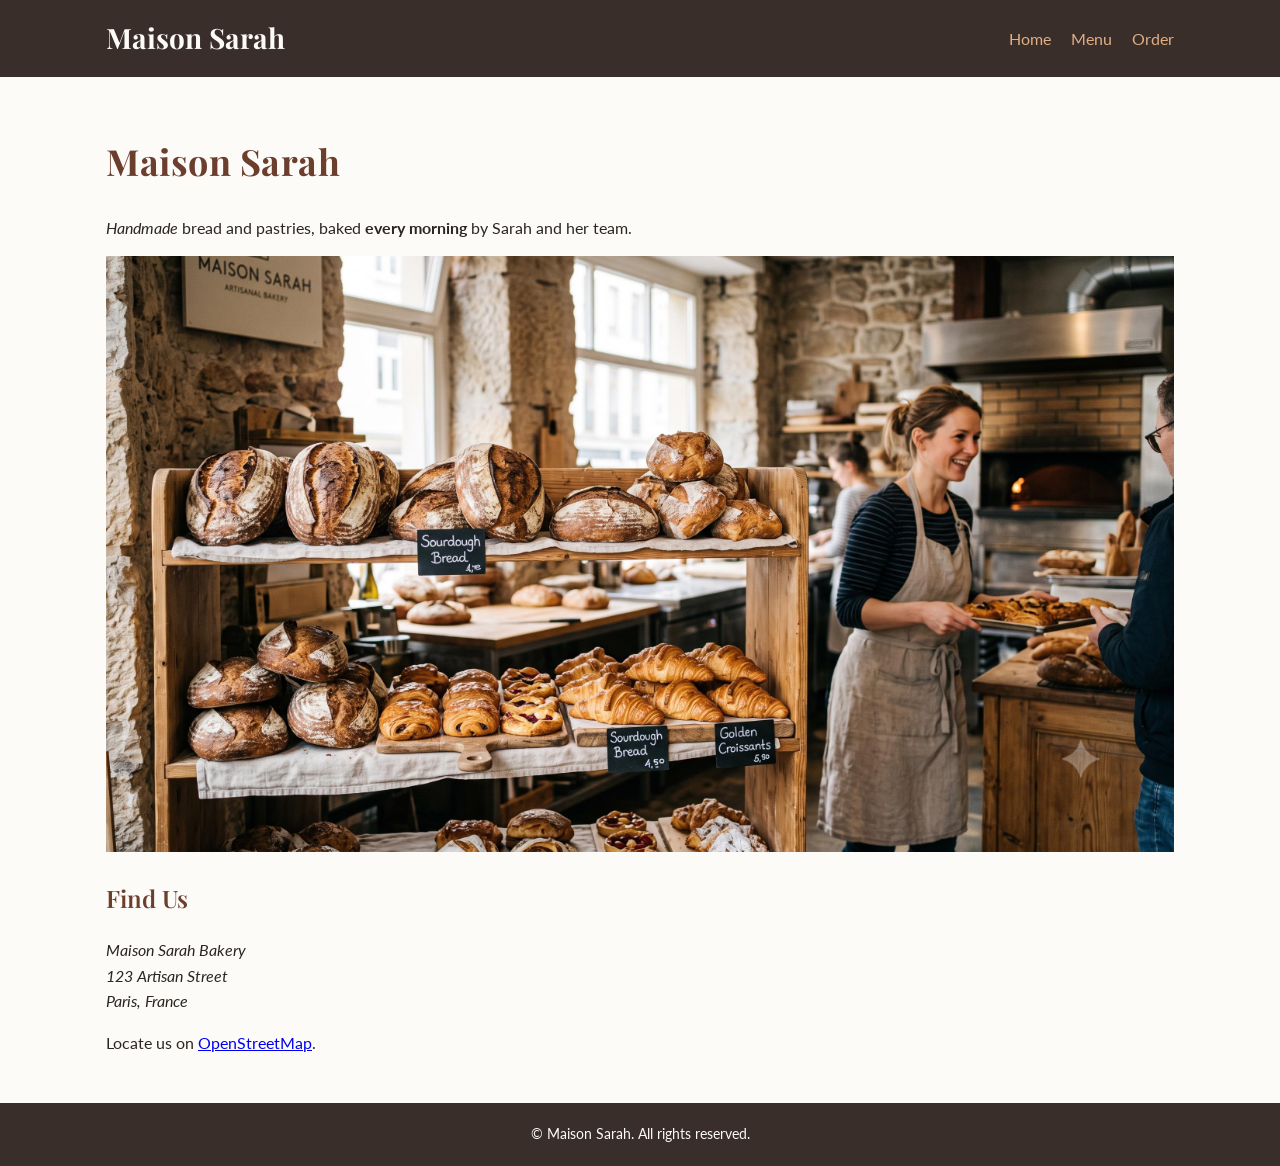
<file: index.html>
<!doctype html>
<html lang="en">
  <head>
    <meta charset="UTF-8" />
    <meta name="viewport" content="width=device-width, initial-scale=1.0" />
    <title>Maison Sarah</title>
    <link rel="preconnect" href="https://fonts.googleapis.com" />
    <link rel="preconnect" href="https://fonts.gstatic.com" crossorigin />
    <link
      href="https://fonts.googleapis.com/css2?family=Lato:ital,wght@0,400;0,700;1,400&family=Playfair+Display:ital,wght@0,600;0,700;1,600&display=swap"
      rel="stylesheet"
    />
    <link rel="stylesheet" href="styles.css" />
  </head>
  <body>
    <header>
      <div class="container header-bar">
        <span class="brand">Maison Sarah</span>
        <nav>
          <ul>
            <li><a href="index.html">Home</a></li>
            <li><a href="menu.html">Menu</a></li>
            <li><a href="order.html">Order</a></li>
          </ul>
        </nav>
      </div>
    </header>

    <main>
      <div class="container">
        <h1>Maison Sarah</h1>
        <p>
          <em>Handmade</em> bread and pastries, baked
          <strong>every morning</strong> by Sarah and her team.
        </p>

        <img
          src="images/bakery.jpg"
          alt="A shelf displayed with freshly baked sourdough bread and golden croissants inside Maison Sarah."
        />

        <section id="find-us">
          <h2>Find Us</h2>
          <address>
            Maison Sarah Bakery<br />
            123 Artisan Street<br />
            Paris, France
          </address>
          <p>
            Locate us on
            <a
              href="https://www.openstreetmap.org"
              target="_blank"
              rel="noopener noreferrer"
              >OpenStreetMap</a
            >.
          </p>
        </section>
      </div>
    </main>

    <footer>
      <p>&copy; Maison Sarah. All rights reserved.</p>
    </footer>
  </body>
</html>
</file>
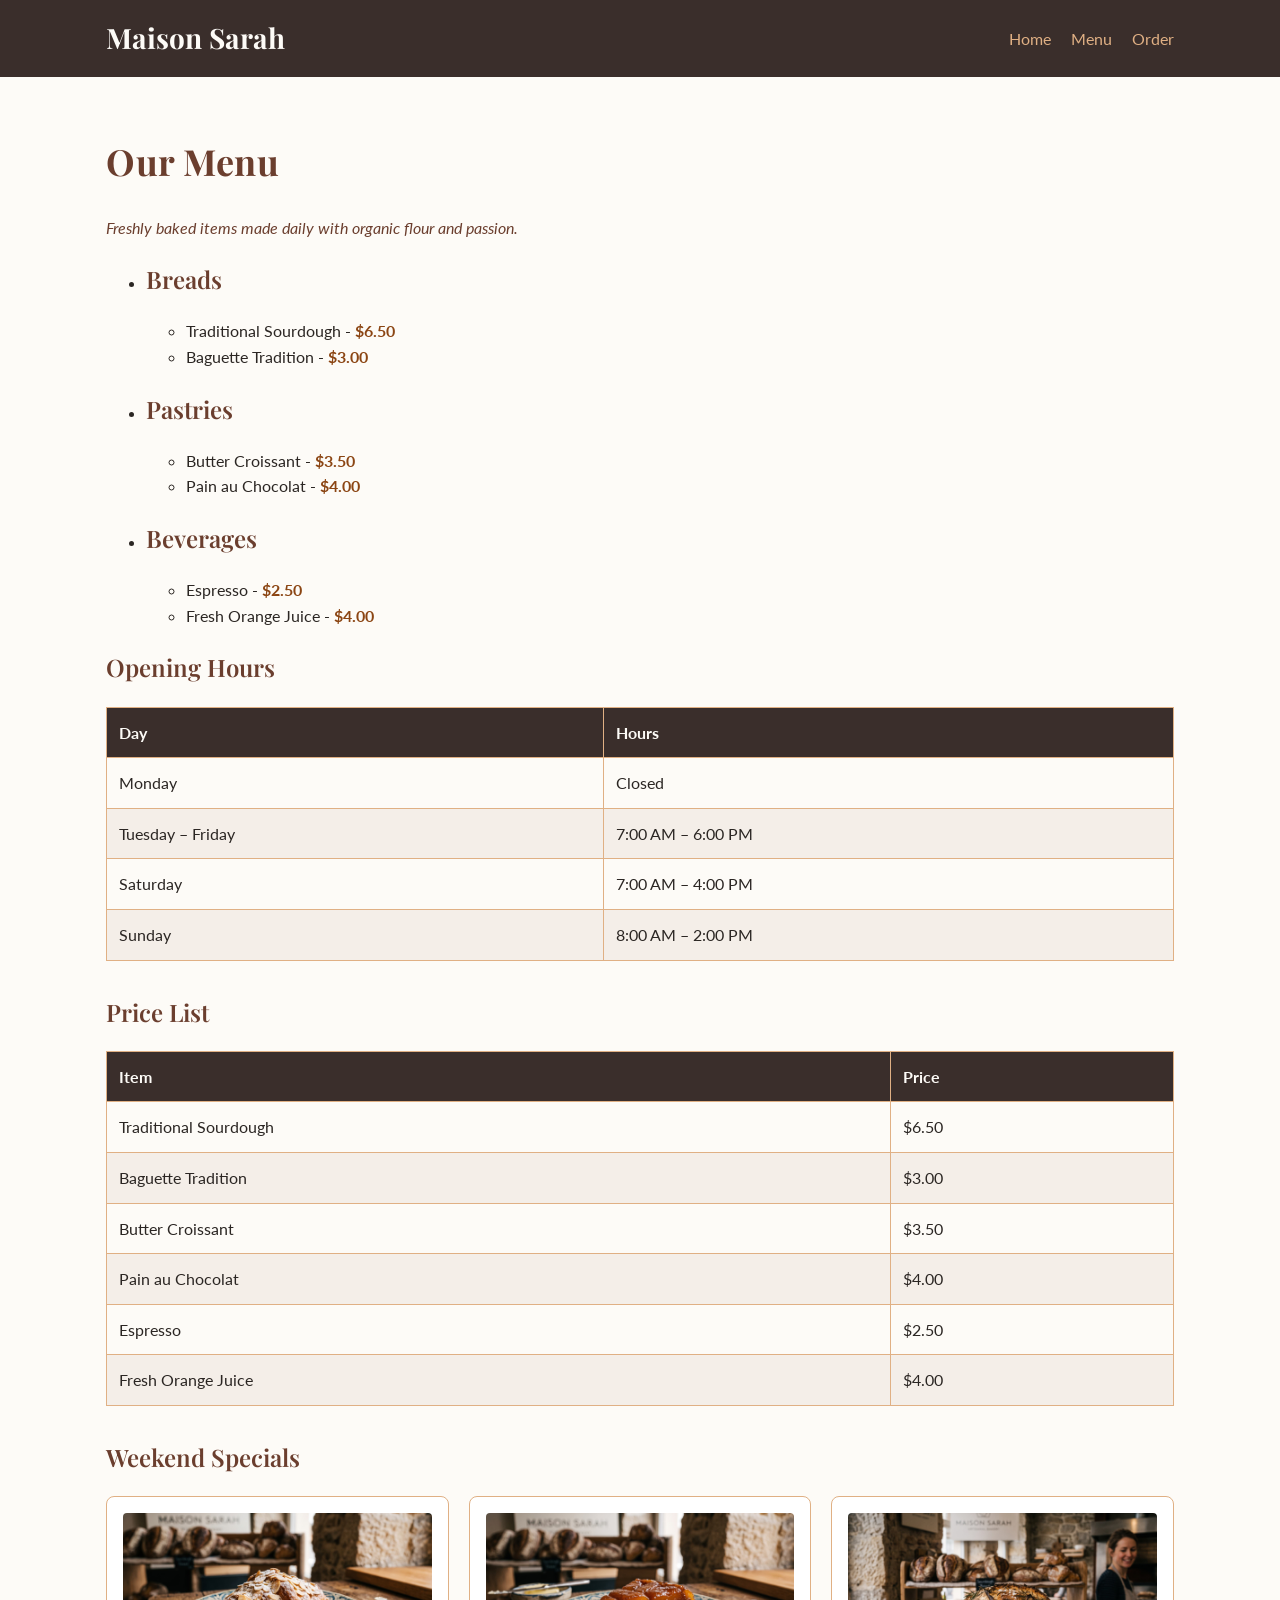
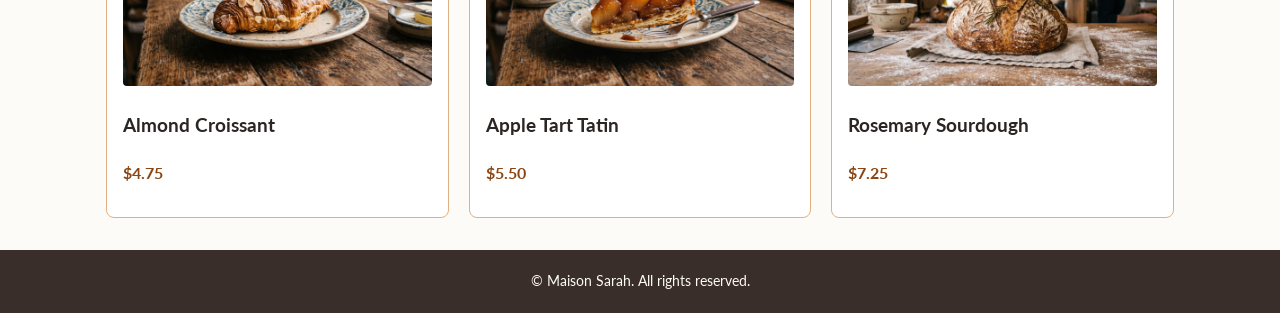
<file: menu.html>
<!doctype html>
<html lang="en">
  <head>
    <meta charset="UTF-8" />
    <meta name="viewport" content="width=device-width, initial-scale=1.0" />
    <title>Menu - Maison Sarah</title>
    <link rel="preconnect" href="https://fonts.googleapis.com" />
    <link rel="preconnect" href="https://fonts.gstatic.com" crossorigin />
    <link
      href="https://fonts.googleapis.com/css2?family=Lato:ital,wght@0,400;0,700;1,400&family=Playfair+Display:ital,wght@0,600;0,700;1,600&display=swap"
      rel="stylesheet"
    />
    <link rel="stylesheet" href="styles.css" />
  </head>
  <body>
    <header>
      <div class="container header-bar">
        <span class="brand">Maison Sarah</span>
        <nav>
          <ul>
            <li><a href="index.html">Home</a></li>
            <li><a href="menu.html">Menu</a></li>
            <li><a href="order.html">Order</a></li>
          </ul>
        </nav>
      </div>
    </header>

    <main>
      <div class="container">
        <h1>Our Menu</h1>
        <p class="tagline">
          Freshly baked items made daily with organic flour and passion.
        </p>

        <ul>
          <li>
            <h2>Breads</h2>
            <ul>
              <li>Traditional Sourdough - <span class="price">$6.50</span></li>
              <li>Baguette Tradition - <span class="price">$3.00</span></li>
            </ul>
          </li>
          <li>
            <h2>Pastries</h2>
            <ul>
              <li>Butter Croissant - <span class="price">$3.50</span></li>
              <li>Pain au Chocolat - <span class="price">$4.00</span></li>
            </ul>
          </li>
          <li>
            <h2>Beverages</h2>
            <ul>
              <li>Espresso - <span class="price">$2.50</span></li>
              <li>Fresh Orange Juice - <span class="price">$4.00</span></li>
            </ul>
          </li>
        </ul>

        <section id="opening-hours">
          <h2>Opening Hours</h2>
          <table>
            <thead>
              <tr>
                <th scope="col">Day</th>
                <th scope="col">Hours</th>
              </tr>
            </thead>
            <tbody>
              <tr>
                <td>Monday</td>
                <td>Closed</td>
              </tr>
              <tr>
                <td>Tuesday – Friday</td>
                <td>7:00 AM – 6:00 PM</td>
              </tr>
              <tr>
                <td>Saturday</td>
                <td>7:00 AM – 4:00 PM</td>
              </tr>
              <tr>
                <td>Sunday</td>
                <td>8:00 AM – 2:00 PM</td>
              </tr>
            </tbody>
          </table>
        </section>

        <section id="price-list">
          <h2>Price List</h2>
          <table>
            <thead>
              <tr>
                <th scope="col">Item</th>
                <th scope="col">Price</th>
              </tr>
            </thead>
            <tbody>
              <tr>
                <td>Traditional Sourdough</td>
                <td>$6.50</td>
              </tr>
              <tr>
                <td>Baguette Tradition</td>
                <td>$3.00</td>
              </tr>
              <tr>
                <td>Butter Croissant</td>
                <td>$3.50</td>
              </tr>
              <tr>
                <td>Pain au Chocolat</td>
                <td>$4.00</td>
              </tr>
              <tr>
                <td>Espresso</td>
                <td>$2.50</td>
              </tr>
              <tr>
                <td>Fresh Orange Juice</td>
                <td>$4.00</td>
              </tr>
            </tbody>
          </table>
        </section>

        <section id="weekend-specials">
          <h2>Weekend Specials</h2>
          <div class="card-row">
            <article class="card">
              <img
                src="images/special-1.jpg"
                alt="A golden Almond Croissant freshly dusted with powdered sugar."
              />
              <h3>Almond Croissant</h3>
              <p class="price">$4.75</p>
            </article>

            <article class="card">
              <img
                src="images/special-2.jpg"
                alt="A slice of classic Tart Tatin with caramelized apples."
              />
              <h3>Apple Tart Tatin</h3>
              <p class="price">$5.50</p>
            </article>

            <article class="card">
              <img
                src="images/special-3.jpg"
                alt="A loaf of artisanal Olive Rosemary Sourdough bread."
              />
              <h3>Rosemary Sourdough</h3>
              <p class="price">$7.25</p>
            </article>
          </div>
        </section>
      </div>
    </main>

    <footer>
      <p>&copy; Maison Sarah. All rights reserved.</p>
    </footer>
  </body>
</html>
</file>
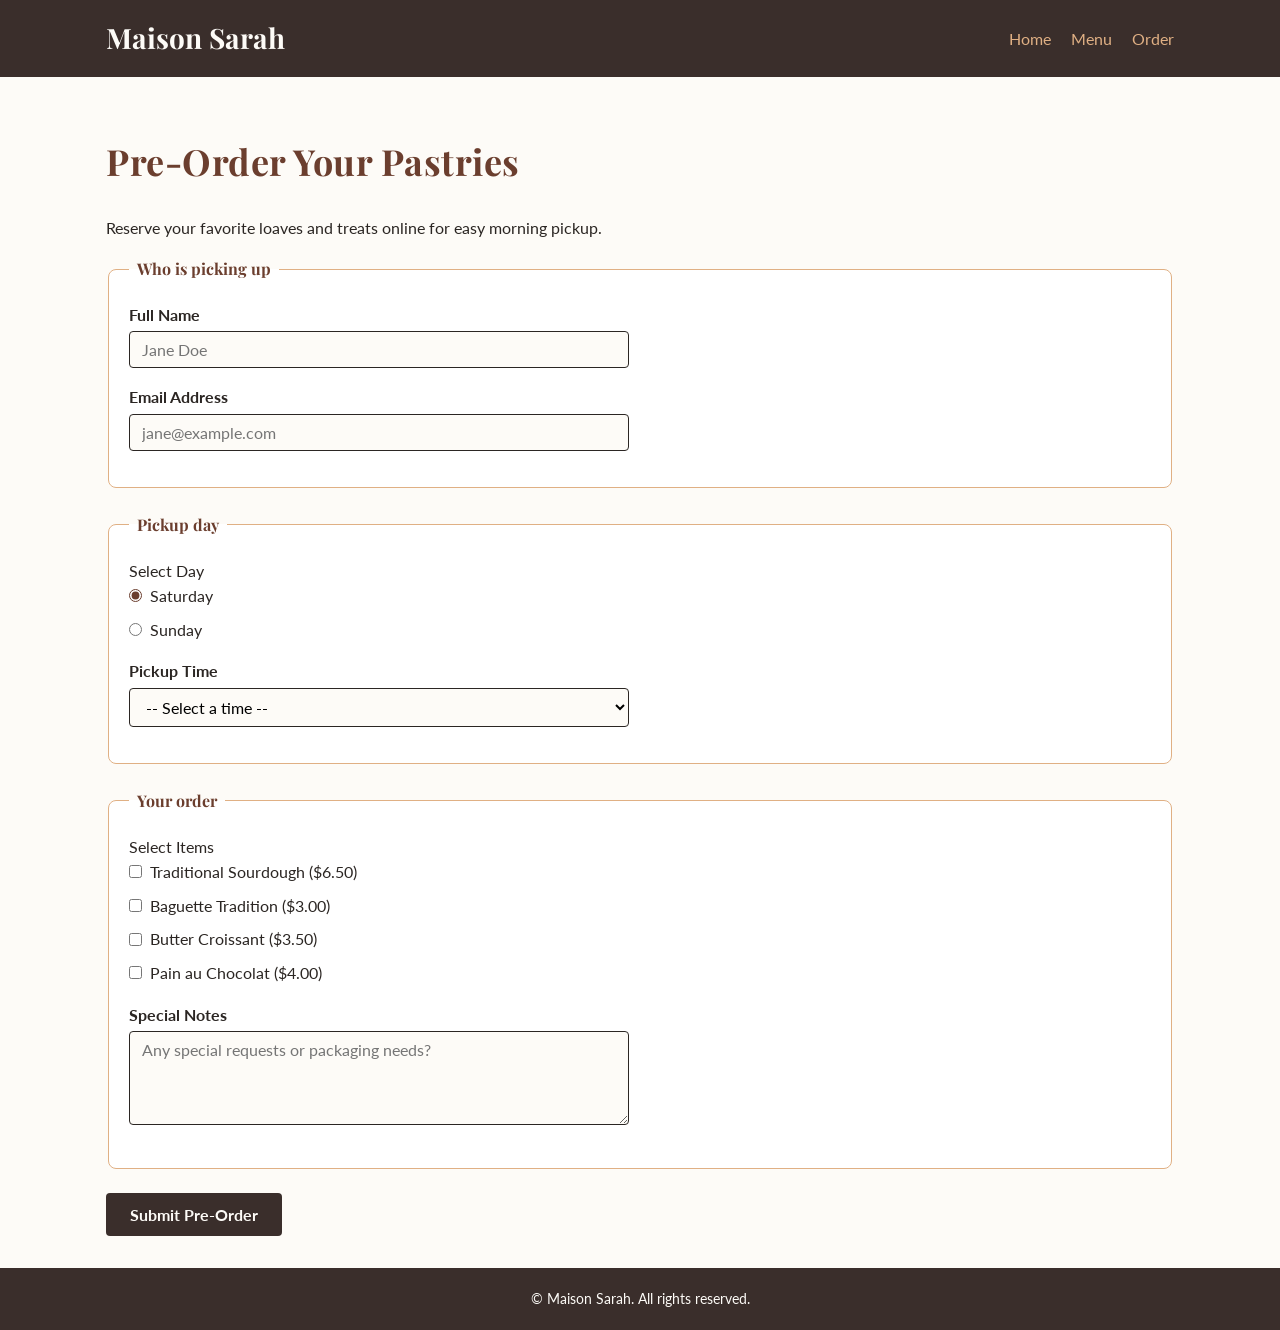
<file: order.html>
<!doctype html>
<html lang="en">
  <head>
    <meta charset="UTF-8" />
    <meta name="viewport" content="width=device-width, initial-scale=1.0" />
    <title>Order - Maison Sarah</title>
    <link rel="preconnect" href="https://fonts.googleapis.com" />
    <link rel="preconnect" href="https://fonts.gstatic.com" crossorigin />
    <link
      href="https://fonts.googleapis.com/css2?family=Lato:ital,wght@0,400;0,700;1,400&family=Playfair+Display:ital,wght@0,600;0,700;1,600&display=swap"
      rel="stylesheet"
    />
    <link rel="stylesheet" href="styles.css" />
  </head>
  <body>
    <header>
      <div class="container header-bar">
        <span class="brand">Maison Sarah</span>
        <nav>
          <ul>
            <li><a href="index.html">Home</a></li>
            <li><a href="menu.html">Menu</a></li>
            <li><a href="order.html">Order</a></li>
          </ul>
        </nav>
      </div>
    </header>

    <main>
      <div class="container">
        <h1>Pre-Order Your Pastries</h1>
        <p>
          Reserve your favorite loaves and treats online for easy morning
          pickup.
        </p>

        <form action="#" method="get">
          <fieldset>
            <legend>Who is picking up</legend>
            <div class="form-group">
              <label for="name">Full Name</label>
              <input
                type="text"
                id="name"
                name="name"
                class="field"
                placeholder="Jane Doe"
                required
              />
            </div>
            <div class="form-group">
              <label for="email">Email Address</label>
              <input
                type="email"
                id="email"
                name="email"
                class="field"
                placeholder="jane@example.com"
                required
              />
            </div>
          </fieldset>

          <fieldset>
            <legend>Pickup day</legend>
            <div class="form-group">
              <span class="label-text">Select Day</span>
              <label for="day-saturday" class="choice">
                <input
                  type="radio"
                  id="day-saturday"
                  name="pickup_day"
                  value="saturday"
                  checked
                />
                Saturday
              </label>
              <label for="day-sunday" class="choice">
                <input
                  type="radio"
                  id="day-sunday"
                  name="pickup_day"
                  value="sunday"
                />
                Sunday
              </label>
            </div>

            <div class="form-group">
              <label for="pickup-time">Pickup Time</label>
              <select
                id="pickup-time"
                name="pickup_time"
                class="field"
                required
              >
                <option value="">-- Select a time --</option>
                <option value="08:00">8:00 AM</option>
                <option value="09:00">9:00 AM</option>
                <option value="10:00">10:00 AM</option>
                <option value="11:00">11:00 AM</option>
                <option value="12:00">12:00 PM</option>
              </select>
            </div>
          </fieldset>

          <fieldset>
            <legend>Your order</legend>
            <div class="form-group">
              <span class="label-text">Select Items</span>
              <label for="item-sourdough" class="choice">
                <input
                  type="checkbox"
                  id="item-sourdough"
                  name="order_item"
                  value="sourdough"
                />
                Traditional Sourdough ($6.50)
              </label>
              <label for="item-baguette" class="choice">
                <input
                  type="checkbox"
                  id="item-baguette"
                  name="order_item"
                  value="baguette"
                />
                Baguette Tradition ($3.00)
              </label>
              <label for="item-croissant" class="choice">
                <input
                  type="checkbox"
                  id="item-croissant"
                  name="order_item"
                  value="croissant"
                />
                Butter Croissant ($3.50)
              </label>
              <label for="item-chocolat" class="choice">
                <input
                  type="checkbox"
                  id="item-chocolat"
                  name="order_item"
                  value="pain-au-chocolat"
                />
                Pain au Chocolat ($4.00)
              </label>
            </div>

            <div class="form-group">
              <label for="notes">Special Notes</label>
              <textarea
                id="notes"
                name="notes"
                class="field"
                rows="4"
                placeholder="Any special requests or packaging needs?"
              ></textarea>
            </div>
          </fieldset>

          <button type="submit">Submit Pre-Order</button>
        </form>
      </div>
    </main>

    <footer>
      <p>&copy; Maison Sarah. All rights reserved.</p>
    </footer>
  </body>
</html>
</file>
<file: styles.css>
*,
*::before,
*::after {
  box-sizing: border-box;
}

/* Color Palette: Warm Bakery Theme */
/* Background: #fdfbf7 (Cream) */
/* Main Text: #2b2623 (Dark Espresso) - Contrast ratio ~14.5:1 */
/* Header/Footer BG: #3a2e2b (Deep Roasted Coffee) */
/* Header/Footer Text: #fdfbf7 (Cream) - Contrast ratio ~11.8:1 */
/* Headings (h1, h2): #6b3e2e (Warm Chestnut) - Contrast ratio ~6.2:1 */
/* Nav Links: #e0b084 (Warm Caramel) - Contrast ratio ~9.2:1 against dark header */
/* Prices: #8b4513 (Saddle Brown) - Contrast ratio ~5.8:1 */

html {
  font-size: 62.5%;
}

body {
  margin: 0;
  background-color: #fdfbf7;
  color: #2b2623;
  font-family:
    "Lato",
    system-ui,
    -apple-system,
    sans-serif;
  font-size: 1.6rem;
  line-height: 1.6;
}

header,
footer {
  background-color: #3a2e2b;
  color: #fdfbf7;
}

h1,
h2 {
  color: #6b3e2e;
  font-family: "Playfair Display", Georgia, serif;
}

h1 {
  font-size: 3.6rem;
  font-weight: 700;
  letter-spacing: 0.05rem;
}

h2 {
  font-size: 2.4rem;
  font-weight: 600;
}

nav a {
  color: #e0b084;
  text-decoration: none;
}

.brand {
  font-family: "Playfair Display", Georgia, serif;
  font-size: 2.8rem;
  font-weight: 700;
  color: #fdfbf7;
}

.tagline {
  font-style: italic;
  color: #6b3e2e;
}

.price {
  color: #8b4513;
  font-weight: bold;
}

footer p {
  font-size: 1.4rem;
  margin: 0;
}

/* Layout & Container Rules */
.container {
  max-width: 1100px;
  margin-left: auto;
  margin-right: auto;
  padding-left: 1.6rem;
  padding-right: 1.6rem;
}

.header-bar {
  display: flex;
  justify-content: space-between;
  align-items: center;
  padding-top: 1.6rem;
  padding-bottom: 1.6rem;
}

nav ul {
  display: flex;
  gap: 2rem;
  list-style: none;
  margin: 0;
  padding: 0;
}

main {
  padding-top: 3.2rem;
  padding-bottom: 3.2rem;
}

footer {
  padding-top: 2rem;
  padding-bottom: 2rem;
  text-align: center;
}

/* Images */
img {
  max-width: 100%;
  height: auto;
}

/* Weekend Specials Cards */
.card-row {
  display: flex;
  flex-wrap: wrap;
  gap: 2rem;
}

.card {
  flex: 1 1 250px;
  border: 1px solid #e0b084;
  border-radius: 8px;
  padding: 1.6rem;
  background-color: #ffffff;
}

.card img {
  width: 100%;
  border-radius: 4px;
}

/* Accent Color for Form Controls */
:root {
  accent-color: #6b3e2e;
}

/* Tables */
table {
  width: 100%;
  border-collapse: collapse;
  margin-top: 1.6rem;
  margin-bottom: 3.2rem;
}

th,
td {
  padding: 1.2rem;
  text-align: left;
  border: 1px solid #e0b084;
}

thead th {
  background-color: #3a2e2b;
  color: #fdfbf7;
}

tbody tr:nth-child(even) {
  background-color: #f4eee8;
}

/* Forms */
fieldset {
  border: 1px solid #e0b084;
  border-radius: 8px;
  padding: 2rem;
  margin-bottom: 2.4rem;
  background-color: #ffffff;
}

legend {
  font-family: "Playfair Display", Georgia, serif;
  font-weight: 700;
  color: #6b3e2e;
  padding: 0 0.8rem;
}

.form-group {
  margin-bottom: 1.6rem;
}

label {
  display: block;
  margin-bottom: 0.4rem;
  font-weight: bold;
}

label:has(:required)::after {
  content: " *";
  color: #8b4513;
}

.field {
  width: 100%;
  max-width: 500px;
  font-family: inherit;
  font-size: 1.6rem;
  padding: 0.8rem 1.2rem;
  border: 1px solid #2b2623;
  border-radius: 4px;
  background-color: #fdfbf7;
}

.field:focus {
  outline: 3px solid #e0b084;
  outline-offset: 2px;
}

.choice {
  display: flex;
  align-items: center;
  gap: 0.8rem;
  margin-bottom: 0.8rem;
  font-weight: normal;
}

.choice input {
  margin: 0;
}

button[type="submit"] {
  font-family: inherit;
  font-size: 1.6rem;
  font-weight: bold;
  color: #fdfbf7;
  background-color: #3a2e2b;
  border: none;
  border-radius: 4px;
  padding: 1.2rem 2.4rem;
  cursor: pointer;
}

button[type="submit"]:hover {
  background-color: #6b3e2e;
}

button[type="submit"]:focus {
  outline: 3px solid #e0b084;
  outline-offset: 2px;
}
</file>
